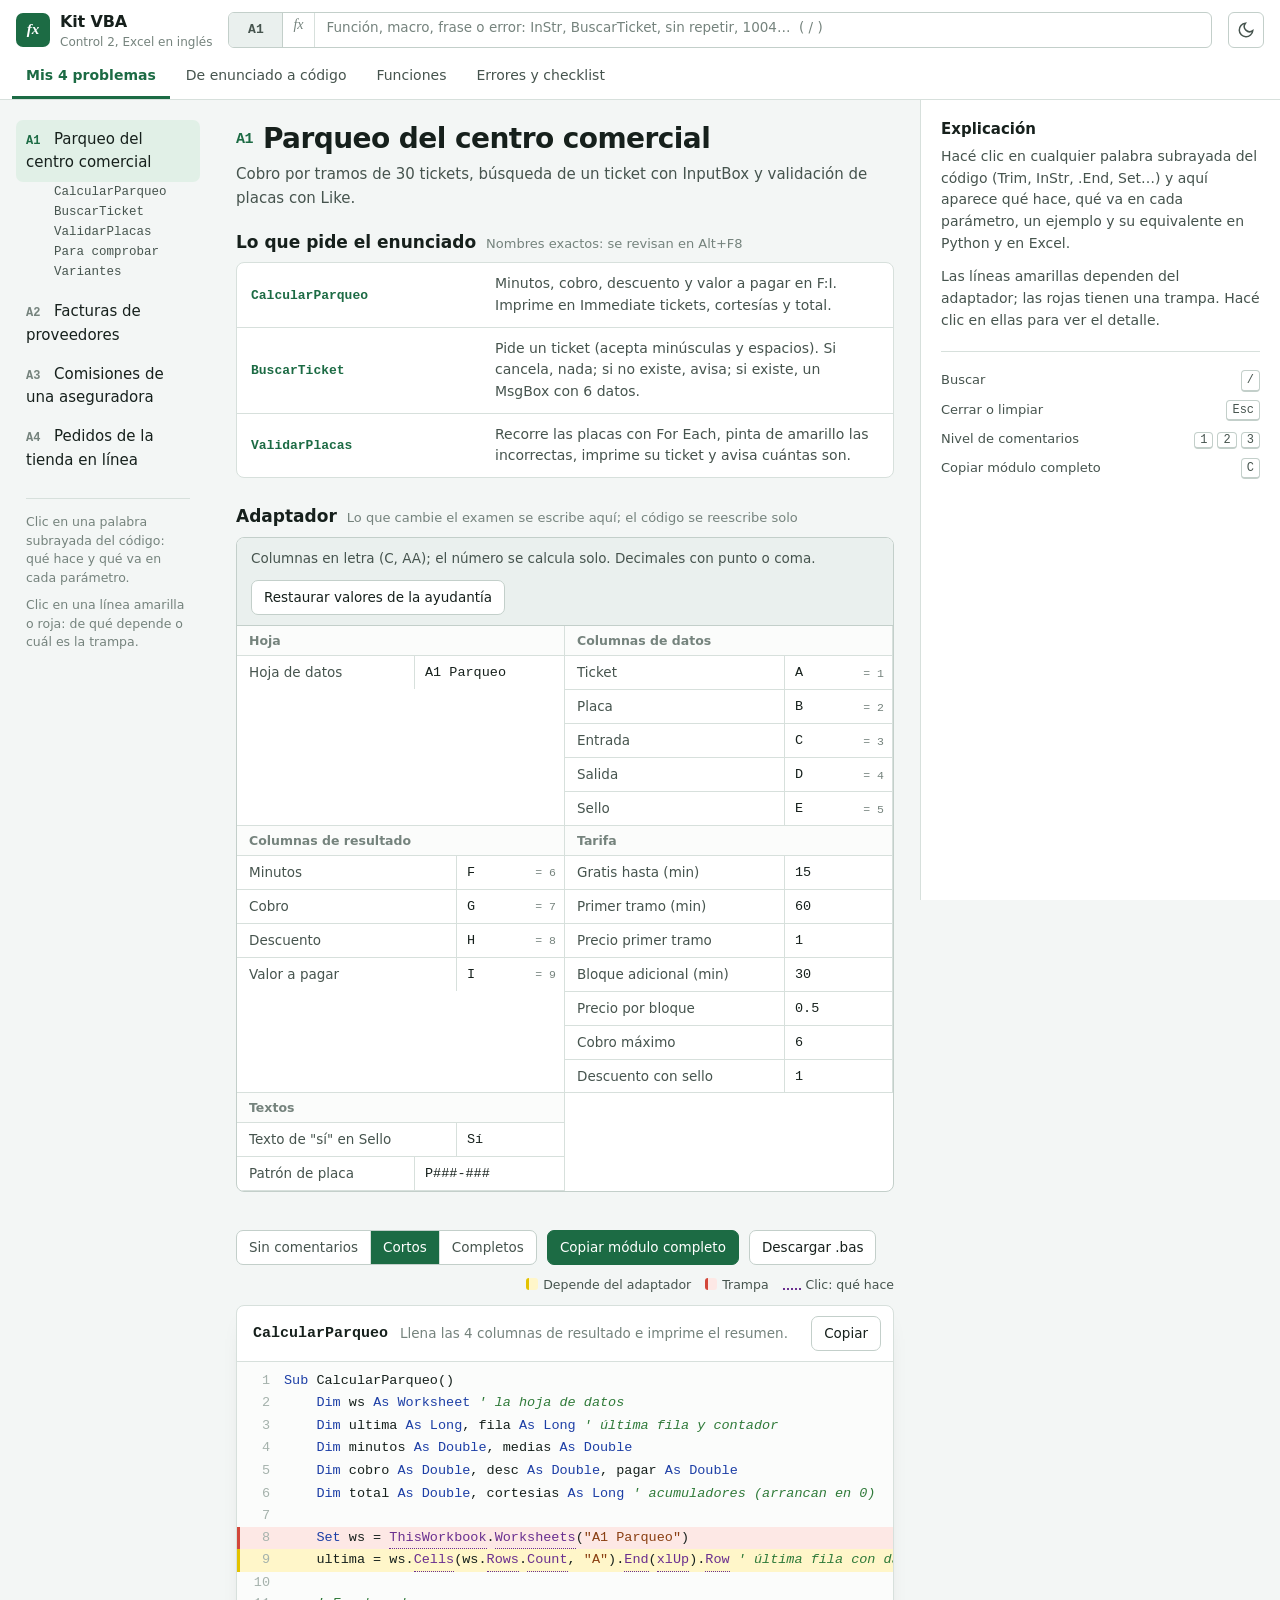
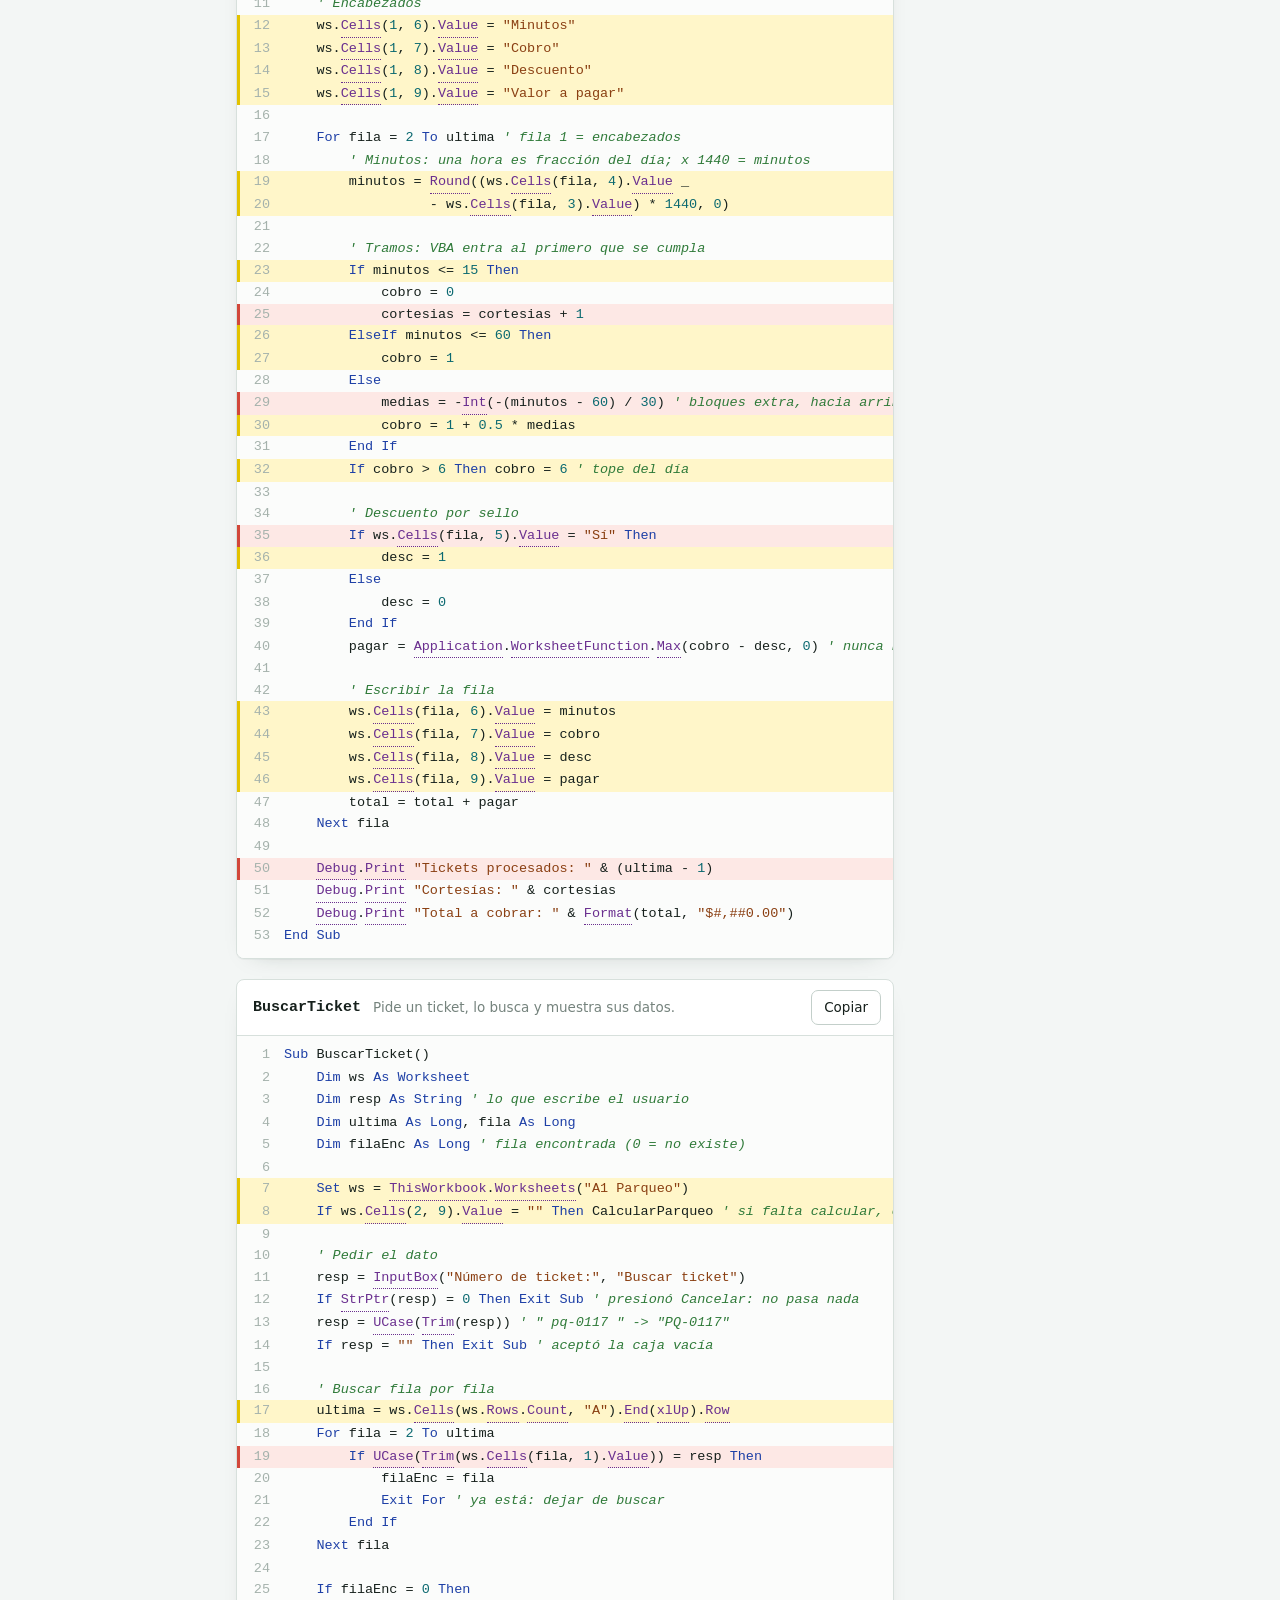
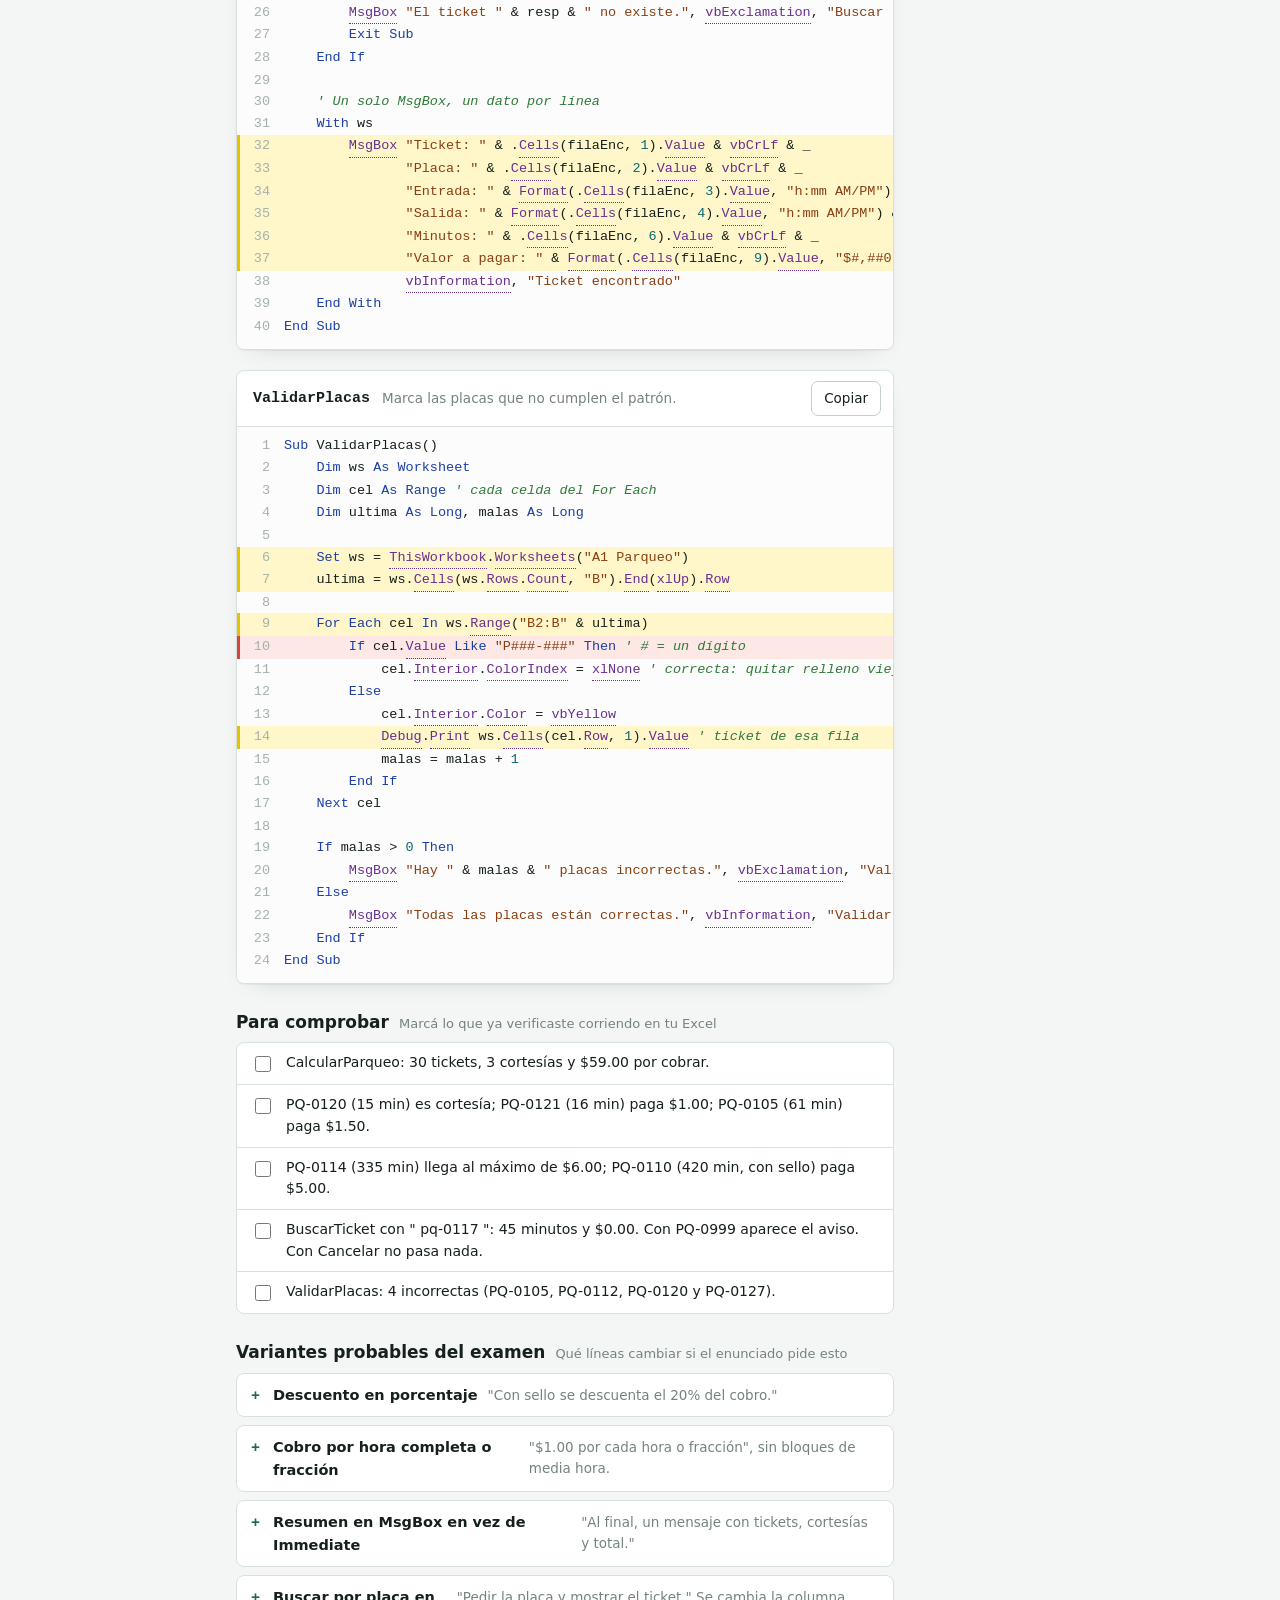
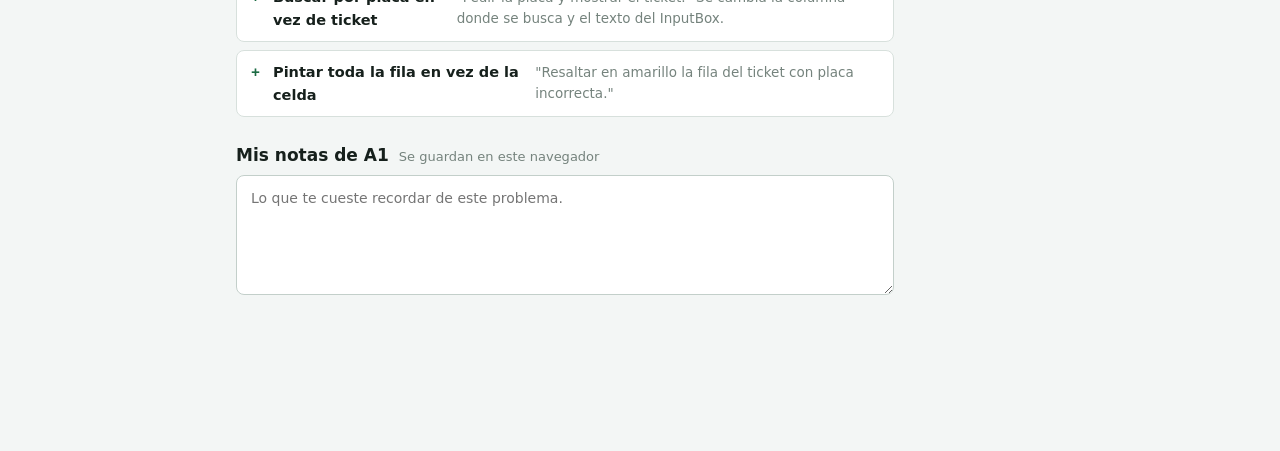
<file: index.html>
<!doctype html>
<html lang="es">
<head>
<meta charset="utf-8">
<meta name="viewport" content="width=device-width, initial-scale=1, viewport-fit=cover">
<title>Kit VBA para el Control 2</title>
<link rel="stylesheet" href="css/estilos.css">
</head>
<body>

<header class="top">
  <div class="barra">
    <div class="marca">
      <span class="logo" aria-hidden="true">fx</span>
      <div>
        <b>Kit VBA</b>
        <small>Control 2, Excel en inglés</small>
      </div>
    </div>

    <div class="formula" role="search">
      <span class="nombre" id="cajaNombre" title="Problema abierto">A1</span>
      <label class="fx" for="q">Buscar</label>
      <input id="q" type="search" autocomplete="off" spellcheck="false"
             placeholder="Función, macro, frase o error: InStr, BuscarTicket, sin repetir, 1004…  ( / )">
      <div class="resultados" id="resultados" hidden role="listbox"></div>
    </div>

    <button class="icono" id="tema" type="button" title="Cambiar tema claro u oscuro" aria-label="Cambiar tema">
      <svg width="18" height="18" viewBox="0 0 24 24" fill="none" stroke="currentColor" stroke-width="2" stroke-linecap="round"><path d="M21 12.8A9 9 0 1 1 11.2 3a7 7 0 0 0 9.8 9.8z"/></svg>
    </button>
  </div>

  <nav class="pestanas" aria-label="Secciones">
    <button class="pes activa" type="button" data-vista="problemas">Mis 4 problemas</button>
    <button class="pes" type="button" data-vista="enunciado">De enunciado a código</button>
    <button class="pes" type="button" data-vista="funciones">Funciones</button>
    <button class="pes" type="button" data-vista="errores">Errores y checklist</button>
  </nav>
</header>

<div class="marco">
  <aside class="nav" id="nav" aria-label="Problemas"></aside>
  <main class="contenido" id="vista"></main>
  <aside class="panel" id="panel" aria-label="Explicación">
    <div class="panel-in" id="panelIn"></div>
  </aside>
</div>

<div class="tip" id="tip" hidden></div>
<div class="toast" id="toast" hidden role="status"></div>

<script src="data/funciones.js"></script>
<script src="data/problemas.js"></script>
<script src="data/enunciado.js"></script>
<script src="data/errores.js"></script>
<script src="js/motor.js"></script>
<script src="js/app.js"></script>
</body>
</html>
</file>
<file: css/estilos.css>
/* Kit VBA: la interfaz toma prestados dos elementos de Excel que ya conocés:
   la barra de fórmulas (cuadro de nombre + fx = buscador) y la cuadrícula
   (el adaptador se llena como celdas). Los colores de línea tienen significado:
   amarillo = depende del adaptador, rojo = trampa. */

:root {
  color-scheme: light;
  --bg: #F3F6F5;
  --hoja: #FFFFFF;
  --hundido: #EAF0EE;
  --tinta: #16201C;
  --tinta2: #46544E;
  --tenue: #75837D;
  --linea: #D7E0DC;
  --linea2: #C3CFCA;
  --verde: #1C6B44;
  --verde-suave: #E1F0E7;
  --verde-medio: #B9DCC7;
  --cambiar: #FFF6C9;
  --cambiar-borde: #E3C200;
  --cambiar-tinta: #6E5600;
  --trampa: #FDE8E5;
  --trampa-borde: #D2473A;
  --trampa-tinta: #96281D;
  --antes: #FBEAEA;
  --despues: #E5F4EA;
  --cod-bg: #FBFCFB;
  --cod-num: #A5B2AC;
  --k: #1D3FA6;
  --c: #2F7A39;
  --s: #8A3F12;
  --n: #0B6970;
  --f: #6A2F8F;
  --sombra: 0 1px 0 rgba(20, 40, 30, .04), 0 8px 24px -18px rgba(20, 40, 30, .35);
  --f-texto: "Segoe UI Variable Text", "Segoe UI", system-ui, -apple-system, "Helvetica Neue", Arial, sans-serif;
  --f-cod: "Cascadia Mono", "Cascadia Code", Consolas, "SF Mono", Menlo, ui-monospace, monospace;
  box-sizing: border-box;
  padding-top: env(safe-area-inset-top, 0px);
  padding-bottom: env(safe-area-inset-bottom, 0px);
}
@media (prefers-color-scheme: dark) {
  :root:not([data-theme="light"]) {
    color-scheme: dark;
    --bg: #0F1513; --hoja: #161E1B; --hundido: #1C2622; --tinta: #E3EBE7; --tinta2: #B2C0B9; --tenue: #84948C;
    --linea: #28332F; --linea2: #34423C; --verde: #5CC08A; --verde-suave: #18342A; --verde-medio: #24513D;
    --cambiar: #3D3510; --cambiar-borde: #C9A80E; --cambiar-tinta: #F2D864;
    --trampa: #3E1C19; --trampa-borde: #E4685B; --trampa-tinta: #F5A79E;
    --antes: #321C1C; --despues: #16301F; --cod-bg: #121916; --cod-num: #4E5E57;
    --k: #8FB2FF; --c: #7FC88B; --s: #E8A774; --n: #6DD3D9; --f: #D2A8F2;
    --sombra: 0 1px 0 rgba(0,0,0,.3), 0 10px 26px -18px rgba(0,0,0,.8);
  }
}
:root[data-theme="dark"] {
  color-scheme: dark;
  --bg: #0F1513; --hoja: #161E1B; --hundido: #1C2622; --tinta: #E3EBE7; --tinta2: #B2C0B9; --tenue: #84948C;
  --linea: #28332F; --linea2: #34423C; --verde: #5CC08A; --verde-suave: #18342A; --verde-medio: #24513D;
  --cambiar: #3D3510; --cambiar-borde: #C9A80E; --cambiar-tinta: #F2D864;
  --trampa: #3E1C19; --trampa-borde: #E4685B; --trampa-tinta: #F5A79E;
  --antes: #321C1C; --despues: #16301F; --cod-bg: #121916; --cod-num: #4E5E57;
  --k: #8FB2FF; --c: #7FC88B; --s: #E8A774; --n: #6DD3D9; --f: #D2A8F2;
  --sombra: 0 1px 0 rgba(0,0,0,.3), 0 10px 26px -18px rgba(0,0,0,.8);
}

*, *::before, *::after { box-sizing: border-box; }
[hidden] { display: none !important; }
html { scroll-padding-top: calc(env(safe-area-inset-top, 0px) + 120px); background: var(--bg); }
body { margin: 0; background: var(--bg); color: var(--tinta); font: 15px/1.55 var(--f-texto); -webkit-font-smoothing: antialiased; }
button, input, textarea { font: inherit; color: inherit; }
button { cursor: pointer; }
:focus-visible { outline: 2px solid var(--verde); outline-offset: 2px; border-radius: 4px; }
h1, h2, h3 { margin: 0; line-height: 1.2; text-wrap: balance; }
code, kbd { font-family: var(--f-cod); font-size: .92em; }
kbd { border: 1px solid var(--linea2); border-bottom-width: 2px; border-radius: 4px; padding: 0 5px; background: var(--hoja); }

/* ---------- Cabecera: barra de fórmulas ---------- */
.top { position: sticky; top: env(safe-area-inset-top, 0px); z-index: 40; background: var(--hoja); border-bottom: 1px solid var(--linea); }
body::before { content: ""; position: fixed; inset: 0 0 auto; height: env(safe-area-inset-top, 0px); z-index: 41; background: var(--hoja); }
.barra { display: flex; align-items: center; gap: 16px; padding: 10px max(16px, env(safe-area-inset-left, 0px)) 8px max(16px, env(safe-area-inset-right, 0px)); }
.marca { display: flex; align-items: center; gap: 10px; flex: none; }
.marca b { display: block; font-size: 16px; letter-spacing: -.01em; }
.marca small { display: block; color: var(--tenue); font-size: 12px; line-height: 1.2; }
.logo { display: grid; place-items: center; width: 34px; height: 34px; border-radius: 7px; background: var(--verde); color: #fff; font: italic 600 15px/1 Georgia, "Times New Roman", serif; }
:root[data-theme="dark"] .logo { color: #0F1513; }
@media (prefers-color-scheme: dark) { :root:not([data-theme="light"]) .logo { color: #0F1513; } }

.formula { position: relative; flex: 1; display: flex; align-items: stretch; min-width: 0; height: 36px; border: 1px solid var(--linea2); border-radius: 6px; background: var(--hoja); }
.formula:focus-within { border-color: var(--verde); box-shadow: 0 0 0 3px var(--verde-suave); }
.nombre { display: grid; place-items: center; min-width: 54px; padding: 0 10px; border-right: 1px solid var(--linea2); font: 600 13px var(--f-cod); color: var(--tinta2); background: var(--hundido); border-radius: 5px 0 0 5px; }
.fx { display: grid; place-items: center; padding: 0 10px; border-right: 1px solid var(--linea); color: var(--tenue); font: italic 14px Georgia, serif; cursor: text; }
.fx::before { content: "fx"; }
.fx { font-size: 0; } .fx::before { font-size: 14px; }
.formula input { flex: 1; min-width: 0; border: 0; background: transparent; padding: 0 12px; outline: none; font-family: var(--f-cod); font-size: 13.5px; }
.formula input::placeholder { color: var(--tenue); font-family: var(--f-texto); }
.resultados { position: absolute; left: 0; right: 0; top: calc(100% + 6px); max-height: min(60vh, 460px); overflow: auto; background: var(--hoja); border: 1px solid var(--linea2); border-radius: 8px; box-shadow: var(--sombra); padding: 6px; z-index: 50; }
.res-grupo { padding: 8px 10px 4px; color: var(--tenue); font-size: 12px; font-weight: 600; }
.res { display: flex; gap: 12px; align-items: baseline; width: 100%; text-align: left; border: 0; background: none; padding: 7px 10px; border-radius: 6px; }
.res b { font-family: var(--f-cod); font-weight: 600; font-size: 13px; white-space: nowrap; }
.res span { color: var(--tinta2); font-size: 13px; overflow: hidden; text-overflow: ellipsis; white-space: nowrap; }
.res.sel, .res:hover { background: var(--verde-suave); }
.res-vacio { padding: 14px 10px; color: var(--tinta2); font-size: 14px; }

.icono { flex: none; display: grid; place-items: center; width: 36px; height: 36px; border: 1px solid var(--linea2); border-radius: 6px; background: var(--hoja); color: var(--tinta2); }
.icono:hover { color: var(--tinta); border-color: var(--tenue); }

.pestanas { display: flex; gap: 2px; padding: 0 max(12px, env(safe-area-inset-left, 0px)); overflow-x: auto; scrollbar-width: none; }
.pes { flex: none; border: 0; background: none; padding: 8px 14px 9px; font-size: 14px; color: var(--tinta2); border-bottom: 3px solid transparent; }
.pes.activa { color: var(--verde); border-bottom-color: var(--verde); font-weight: 600; }
.pes:disabled { color: var(--tenue); opacity: .65; cursor: default; }

/* ---------- Marco de tres columnas ---------- */
.marco { display: grid; grid-template-columns: 210px minmax(0, 1fr) 360px; gap: 0; max-width: 1600px; margin: 0 auto; }
.nav { position: sticky; top: var(--alto, 118px); align-self: start; max-height: calc(100vh - var(--alto, 118px)); overflow: auto; padding: 20px 10px 40px 16px; }
.contenido { min-width: 0; padding: 22px 26px 120px; }
.panel { position: sticky; top: var(--alto, 118px); align-self: start; height: calc(100vh - var(--alto, 118px)); border-left: 1px solid var(--linea); background: var(--hoja); }
.panel-in { height: 100%; overflow: auto; padding: 20px 20px 60px; }

/* Navegación de problemas */
.nav-p { display: block; width: 100%; text-align: left; border: 0; background: none; padding: 8px 10px; border-radius: 7px; color: var(--tinta); }
.nav-p .id { display: inline-block; min-width: 28px; font: 600 12px var(--f-cod); color: var(--tenue); }
.nav-p.activo { background: var(--verde-suave); }
.nav-p.activo .id { color: var(--verde); }
.nav-p:hover:not(.activo) { background: var(--hundido); }
.nav-m { display: block; width: 100%; text-align: left; border: 0; background: none; padding: 3px 10px 3px 38px; font: 12.5px var(--f-cod); color: var(--tinta2); border-radius: 5px; overflow: hidden; text-overflow: ellipsis; }
.nav-m:hover { color: var(--verde); background: var(--hundido); }
.nav-sep { height: 10px; }
.nav-ayuda { margin: 18px 10px 0; padding-top: 14px; border-top: 1px solid var(--linea); color: var(--tenue); font-size: 12.5px; line-height: 1.5; }
.nav-ayuda p { margin: 0 0 8px; }

/* ---------- Contenido del problema ---------- */
.cabeza { max-width: 920px; margin-bottom: 22px; }
.cabeza h1 { font-size: 28px; letter-spacing: -.02em; font-weight: 650; }
.cabeza h1 .id { font: 600 15px var(--f-cod); color: var(--verde); vertical-align: 5px; margin-right: 10px; }
.cabeza p { margin: 8px 0 0; color: var(--tinta2); max-width: 72ch; }
.nota { margin: 12px 0 0; padding: 10px 14px; border-left: 3px solid var(--verde); background: var(--verde-suave); border-radius: 0 6px 6px 0; font-size: 14px; color: var(--tinta); max-width: 78ch; }

.bloque { margin: 0 0 28px; }
.bloque > h2 { font-size: 17px; font-weight: 650; margin-bottom: 10px; display: flex; align-items: baseline; gap: 10px; flex-wrap: wrap; }
.bloque > h2 small { font-size: 13px; font-weight: 400; color: var(--tenue); }

.pide { list-style: none; margin: 0; padding: 0; border: 1px solid var(--linea); border-radius: 8px; background: var(--hoja); overflow: hidden; }
.pide li { display: grid; grid-template-columns: minmax(170px, 230px) 1fr; gap: 14px; padding: 10px 14px; border-top: 1px solid var(--linea); }
.pide li:first-child { border-top: 0; }
.pide .mac { font: 600 13px var(--f-cod); color: var(--verde); border: 0; background: none; padding: 0; text-align: left; justify-self: start; }
.pide .mac:hover { text-decoration: underline; }
.pide span { color: var(--tinta2); font-size: 14px; }

/* Adaptador: cuadrícula tipo hoja */
.adapt { border: 1px solid var(--linea2); border-radius: 8px; background: var(--hoja); overflow: hidden; }
.adapt-cab { display: flex; align-items: center; justify-content: space-between; gap: 12px; flex-wrap: wrap; padding: 10px 14px; background: var(--hundido); border-bottom: 1px solid var(--linea2); }
.adapt-cab p { margin: 0; font-size: 13.5px; color: var(--tinta2); max-width: 70ch; }
.grilla { display: grid; grid-template-columns: repeat(auto-fill, minmax(250px, 1fr)); }
.grupo { border-right: 1px solid var(--linea); border-bottom: 1px solid var(--linea); }
.grupo h3 { font-size: 12.5px; font-weight: 600; color: var(--tenue); padding: 7px 12px; background: var(--cod-bg); border-bottom: 1px solid var(--linea); }
.celda { display: grid; grid-template-columns: 1fr 108px; align-items: stretch; border-top: 1px solid var(--linea); }
.celda:first-of-type { border-top: 0; }
.celda label { padding: 6px 12px; font-size: 13.5px; color: var(--tinta2); align-self: center; }
.celda .val { position: relative; display: flex; border-left: 1px solid var(--linea); }
.celda input { width: 100%; min-width: 0; border: 0; background: transparent; padding: 6px 10px; font: 13.5px var(--f-cod); color: var(--tinta); outline: none; }
.celda input:focus { background: var(--cambiar); box-shadow: inset 0 0 0 2px var(--verde); }
.celda.cambio input { color: var(--verde); font-weight: 600; }
.celda .eq { position: absolute; right: 8px; top: 50%; transform: translateY(-50%); font: 11.5px var(--f-cod); color: var(--tenue); pointer-events: none; }
.celda.ancha { grid-template-columns: 1fr 150px; }

/* Barra de herramientas del código */
.herr { position: sticky; top: var(--alto, 118px); z-index: 20; display: flex; align-items: center; gap: 10px; flex-wrap: wrap; padding: 10px 0; background: var(--bg); }
.seg { display: inline-flex; border: 1px solid var(--linea2); border-radius: 7px; overflow: hidden; background: var(--hoja); }
.seg button { border: 0; background: none; padding: 6px 12px; font-size: 13.5px; color: var(--tinta2); border-left: 1px solid var(--linea); }
.seg button:first-child { border-left: 0; }
.seg button[aria-pressed="true"] { background: var(--verde); color: #fff; }
:root[data-theme="dark"] .seg button[aria-pressed="true"] { color: #0F1513; }
@media (prefers-color-scheme: dark) { :root:not([data-theme="light"]) .seg button[aria-pressed="true"] { color: #0F1513; } }
.btn { display: inline-flex; align-items: center; gap: 6px; border: 1px solid var(--linea2); background: var(--hoja); border-radius: 7px; padding: 6px 12px; font-size: 13.5px; color: var(--tinta); }
.btn:hover { border-color: var(--tenue); }
.btn.prim { background: var(--verde); border-color: var(--verde); color: #fff; }
:root[data-theme="dark"] .btn.prim { color: #0F1513; }
@media (prefers-color-scheme: dark) { :root:not([data-theme="light"]) .btn.prim { color: #0F1513; } }
.leyenda { display: flex; gap: 14px; flex-wrap: wrap; margin-left: auto; font-size: 12.5px; color: var(--tinta2); }
.leyenda i { display: inline-block; width: 12px; height: 12px; border-radius: 3px; vertical-align: -1px; margin-right: 5px; }
.leyenda .lc { background: var(--cambiar); border-left: 3px solid var(--cambiar-borde); }
.leyenda .lt { background: var(--trampa); border-left: 3px solid var(--trampa-borde); }
.leyenda .lf { border-bottom: 2px dotted var(--f); border-radius: 0; width: 18px; height: 8px; }

/* Tarjeta de macro y bloque de código */
.macro { margin: 0 0 20px; border: 1px solid var(--linea); border-radius: 8px; background: var(--hoja); box-shadow: var(--sombra); overflow: hidden; scroll-margin-top: 175px; }
.macro-cab { display: flex; align-items: center; gap: 12px; padding: 10px 12px 10px 16px; border-bottom: 1px solid var(--linea); }
.macro-cab h3 { font: 600 15px var(--f-cod); color: var(--tinta); }
.macro-cab p { margin: 0; color: var(--tenue); font-size: 13.5px; flex: 1; min-width: 0; }
.cod { margin: 0; padding: 8px 0 10px; background: var(--cod-bg); overflow-x: auto; font: 13.5px/1.6 var(--f-cod); tab-size: 4; counter-reset: ln; }
.ln { display: flex; min-width: max-content; padding-right: 18px; border-left: 3px solid transparent; }
.ln::before { counter-increment: ln; content: counter(ln); flex: none; width: 44px; padding-right: 14px; text-align: right; color: var(--cod-num); user-select: none; }
.ln .t { white-space: pre; }
.ln.cambiar { background: var(--cambiar); border-left-color: var(--cambiar-borde); cursor: help; }
.ln.trampa { background: var(--trampa); border-left-color: var(--trampa-borde); cursor: help; }
.ln.sel { outline: 2px solid var(--verde); outline-offset: -2px; }
.cod .k { color: var(--k); }
.cod .c { color: var(--c); font-style: italic; }
.cod .s { color: var(--s); }
.cod .n { color: var(--n); }
.tok { border: 0; padding: 0; margin: 0; background: none; font: inherit; line-height: inherit; color: var(--f); border-bottom: 1px dotted currentColor; border-radius: 0; cursor: pointer; }
.tok.k { color: var(--k); border-bottom-color: transparent; }
.tok:hover, .tok.activo { background: var(--verde-medio); color: var(--tinta); }

/* Comprobar */
.check { list-style: none; margin: 0; padding: 0; border: 1px solid var(--linea); border-radius: 8px; background: var(--hoja); }
.check li { border-top: 1px solid var(--linea); }
.check li:first-child { border-top: 0; }
.check label { display: flex; gap: 12px; align-items: flex-start; padding: 9px 14px; font-size: 14px; cursor: pointer; }
.check input { margin-top: 4px; accent-color: var(--verde); width: 16px; height: 16px; flex: none; }
.check input:checked + span { color: var(--tenue); text-decoration: line-through; text-decoration-color: var(--linea2); }

/* Variantes */
.var { border: 1px solid var(--linea); border-radius: 8px; background: var(--hoja); margin-bottom: 8px; scroll-margin-top: 175px; }
.var summary { cursor: pointer; padding: 10px 14px; display: flex; gap: 10px; align-items: baseline; list-style: none; }
.var summary::-webkit-details-marker { display: none; }
.var summary::before { content: "+"; font: 600 15px var(--f-cod); color: var(--verde); width: 12px; flex: none; }
.var[open] summary::before { content: "−"; }
.var summary b { font-weight: 600; font-size: 14.5px; }
.var summary span { color: var(--tenue); font-size: 13.5px; }
.var-cuerpo { padding: 0 14px 14px; }
.diff { display: grid; grid-template-columns: 1fr 1fr; gap: 10px; }
.diff figure { margin: 0; border: 1px solid var(--linea); border-radius: 6px; overflow: hidden; min-width: 0; }
.diff figcaption { padding: 5px 10px; font-size: 12.5px; font-weight: 600; border-bottom: 1px solid var(--linea); display: flex; justify-content: space-between; align-items: center; }
.diff .a figcaption { background: var(--antes); color: var(--trampa-tinta); }
.diff .b figcaption { background: var(--despues); color: var(--verde); }
.diff .cod { padding: 6px 0; font-size: 12.5px; }
.diff .ln::before { width: 0; padding-right: 10px; content: ""; }
.mini { border: 0; background: none; font-size: 12px; color: inherit; text-decoration: underline; padding: 0; }

/* Notas */
.notas textarea { width: 100%; min-height: 120px; resize: vertical; border: 1px solid var(--linea2); border-radius: 8px; padding: 12px 14px; background: var(--hoja); font-size: 14px; line-height: 1.5; }
.notas textarea:focus { outline: none; border-color: var(--verde); box-shadow: 0 0 0 3px var(--verde-suave); }
.notas small { color: var(--tenue); font-size: 12.5px; }

/* ---------- Panel de explicación ---------- */
.pv { color: var(--tinta2); font-size: 14px; }
.pv h2 { font-size: 15px; color: var(--tinta); margin-bottom: 8px; }
.pv p { margin: 0 0 12px; }
.pv .atajos { margin-top: 20px; padding-top: 14px; border-top: 1px solid var(--linea); }
.pv .atajos div { display: flex; justify-content: space-between; gap: 10px; padding: 4px 0; font-size: 13px; }
.pf-cab { display: flex; justify-content: space-between; align-items: flex-start; gap: 10px; margin-bottom: 12px; }
.pf-cab h2 { font: 600 18px var(--f-cod); color: var(--f); word-break: break-word; }
.cerrar { border: 0; background: none; color: var(--tenue); font-size: 20px; line-height: 1; padding: 2px 6px; border-radius: 5px; }
.cerrar:hover { background: var(--hundido); color: var(--tinta); }
.firma { margin: 0 0 14px; padding: 10px 12px; background: var(--cod-bg); border: 1px solid var(--linea); border-radius: 6px; font: 13px/1.55 var(--f-cod); white-space: pre-wrap; word-break: break-word; }
.pf p.que { font-size: 15px; color: var(--tinta); margin: 0 0 16px; line-height: 1.55; }
.pf h3 { font-size: 12.5px; font-weight: 600; color: var(--tenue); margin: 16px 0 6px; }
.params { width: 100%; border-collapse: collapse; font-size: 13.5px; }
.params td { padding: 7px 0; border-top: 1px solid var(--linea); vertical-align: top; }
.params td:first-child { font-family: var(--f-cod); font-size: 12.5px; color: var(--tinta); padding-right: 12px; white-space: nowrap; }
.params td:last-child { color: var(--tinta2); }
.eqv { display: grid; grid-template-columns: auto 1fr; gap: 6px 12px; font-size: 13.5px; }
.eqv dt { color: var(--tenue); }
.eqv dd { margin: 0; font-family: var(--f-cod); font-size: 12.5px; color: var(--tinta); word-break: break-word; white-space: pre-wrap; }
.alerta { margin-top: 16px; padding: 10px 12px; border-left: 3px solid var(--trampa-borde); background: var(--trampa); color: var(--trampa-tinta); border-radius: 0 6px 6px 0; font-size: 13.5px; }
.alerta b { display: block; margin-bottom: 2px; }
.aviso { margin-top: 10px; padding: 10px 12px; border-left: 3px solid var(--cambiar-borde); background: var(--cambiar); color: var(--cambiar-tinta); border-radius: 0 6px 6px 0; font-size: 13.5px; }
.aviso ul { margin: 4px 0 0; padding-left: 18px; }
.donde { font-size: 12.5px; color: var(--tenue); margin-top: 14px; }

/* Tooltip y toast */
.tip { position: fixed; z-index: 70; max-width: 340px; padding: 8px 11px; border-radius: 6px; background: var(--tinta); color: var(--bg); font-size: 13px; line-height: 1.45; pointer-events: none; box-shadow: var(--sombra); }
.toast { position: fixed; left: 50%; bottom: calc(24px + env(safe-area-inset-bottom, 0px)); transform: translateX(-50%); z-index: 80; padding: 9px 16px; border-radius: 8px; background: var(--tinta); color: var(--bg); font-size: 14px; box-shadow: var(--sombra); }


/* ---------- Fase 2: De enunciado a código ---------- */
.nav-tit { padding: 4px 10px 6px; font-size: 12.5px; font-weight: 600; color: var(--tenue); }
.nav-m .cuenta { float: right; color: var(--tenue); font-size: 11.5px; }
.analiza { border: 1px solid var(--linea2); border-radius: 8px; background: var(--hoja); overflow: hidden; }
.analiza:focus-within { border-color: var(--verde); box-shadow: 0 0 0 3px var(--verde-suave); }
.analiza textarea { display: block; width: 100%; min-height: 150px; resize: vertical; border: 0; outline: none; background: transparent; padding: 12px 14px; font-size: 14px; line-height: 1.55; }
.analiza-pie { display: flex; flex-wrap: wrap; align-items: center; gap: 6px; padding: 8px 12px; background: var(--hundido); border-top: 1px solid var(--linea); font-size: 13px; color: var(--tenue); }
.chip { display: inline-flex; align-items: center; border: 1px solid var(--linea2); background: var(--hoja); border-radius: 999px; padding: 3px 11px; font-size: 13px; color: var(--tinta); margin: 0 6px 6px 0; }
.analiza-pie .chip { margin: 0; }
button.chip:hover { border-color: var(--verde); color: var(--verde); }
.chip.quitar { color: var(--tenue); }
.chip.cod-chip { font-family: var(--f-cod); font-size: 12.5px; }
.chip.quieto { font-family: var(--f-cod); font-size: 12.5px; background: var(--hundido); }
.vacio { margin: 14px 0 0; color: var(--tinta2); font-size: 14px; max-width: 72ch; }
.tenue { color: var(--tenue); font-size: 13.5px; }
.resumen { display: grid; grid-template-columns: repeat(auto-fit, minmax(230px, 1fr)); gap: 10px; margin: 16px 0 12px; }
.res-bloque { border: 1px solid var(--linea); border-radius: 8px; background: var(--hoja); padding: 10px 12px 6px; }
.res-bloque h3, .piezas-cab h3 { font-size: 12.5px; font-weight: 600; color: var(--tenue); margin: 0 0 8px; }
.res-bloque .btn { margin-bottom: 6px; }
.marcado { border: 1px solid var(--linea); border-radius: 8px; background: var(--hoja); margin-bottom: 18px; }
.marcado summary { cursor: pointer; padding: 9px 14px; font-size: 14px; font-weight: 600; }
.marcado summary span { font-weight: 400; color: var(--tenue); margin-left: 6px; }
.marcado-txt { padding: 0 14px 14px; white-space: pre-wrap; font-size: 14px; line-height: 1.7; color: var(--tinta2); max-width: 90ch; }
.marcado-txt mark { background: var(--verde-suave); color: var(--tinta); border-bottom: 2px solid var(--verde); padding: 0 1px; border-radius: 2px; cursor: pointer; }
.marcado-txt mark:hover { background: var(--verde-medio); }
.piezas-cab { display: flex; align-items: center; justify-content: space-between; gap: 12px; margin: 6px 0 4px; }
.piezas-cab h3 { margin: 0; font-size: 15px; color: var(--tinta); }
.pieza-cat, .cat-tit { font-size: 13px; font-weight: 600; color: var(--verde); margin: 18px 0 8px; padding-bottom: 4px; border-bottom: 1px solid var(--linea); }
.cat-tit { font-size: 15px; scroll-margin-top: 175px; }
.pieza { border: 1px solid var(--linea); border-radius: 8px; background: var(--hoja); margin-bottom: 10px; overflow: hidden; scroll-margin-top: 175px; }
.pieza-cab { display: flex; justify-content: space-between; align-items: flex-start; gap: 12px; padding: 10px 12px 0 14px; }
.pieza-cab h4 { margin: 0; font-size: 15px; font-weight: 600; }
.pidio { margin: 2px 0 0; font-size: 13px; color: var(--verde); }
.pidio.otro { color: var(--tenue); }
.pieza-acc { display: flex; gap: 6px; flex: none; }
.pieza-q { margin: 6px 14px 10px; font-size: 14px; color: var(--tinta2); max-width: 78ch; }
.pieza .cod { border-top: 1px solid var(--linea); }
.pieza-tr { margin: 0; padding: 8px 14px; font-size: 13.5px; background: var(--trampa); color: var(--trampa-tinta); border-top: 1px solid var(--linea); }
.frase { border: 1px solid var(--linea); border-radius: 8px; background: var(--hoja); margin-bottom: 6px; scroll-margin-top: 175px; }
.frase summary { cursor: pointer; list-style: none; padding: 9px 14px; display: flex; gap: 12px; align-items: baseline; flex-wrap: wrap; }
.frase summary::-webkit-details-marker { display: none; }
.frase summary::before { content: "+"; font: 600 15px var(--f-cod); color: var(--verde); width: 12px; }
.frase[open] summary::before { content: "−"; }
.frase summary b { font-weight: 600; font-size: 14.5px; }
.frase summary span { color: var(--tenue); font-size: 13px; }
.frase-cuerpo { padding: 0 10px 10px; }
.frase-cuerpo .pieza { margin: 0; }
@media (max-width: 860px) { .pieza-cab { flex-direction: column; } .piezas-cab { flex-direction: column; align-items: flex-start; } }

/* ---------- Fase 3: Diccionario de funciones ---------- */
.filtro { position: sticky; top: var(--alto, 118px); z-index: 20; display: flex; gap: 8px; padding: 10px 0; background: var(--bg); }
.filtro input { flex: 1; min-width: 0; border: 1px solid var(--linea2); border-radius: 7px; padding: 7px 12px; background: var(--hoja); font-size: 14px; }
.filtro input:focus { outline: none; border-color: var(--verde); box-shadow: 0 0 0 3px var(--verde-suave); }
.ficha { border: 1px solid var(--linea); border-radius: 8px; background: var(--hoja); margin-bottom: 6px; scroll-margin-top: 175px; }
.ficha summary { cursor: pointer; list-style: none; padding: 9px 14px; display: grid; grid-template-columns: 12px minmax(140px, 240px) 1fr; gap: 12px; align-items: baseline; }
.ficha summary::-webkit-details-marker { display: none; }
.ficha summary::before { content: "+"; font: 600 15px var(--f-cod); color: var(--verde); }
.ficha[open] summary::before { content: "−"; }
.ficha summary b { font: 600 13.5px var(--f-cod); color: var(--f); }
.ficha summary span { color: var(--tinta2); font-size: 13.5px; overflow: hidden; text-overflow: ellipsis; white-space: nowrap; }
.ficha[open] summary span { white-space: normal; visibility: hidden; height: 0; }
.ficha-cuerpo { padding: 0 16px 14px 38px; max-width: 760px; }
.ficha-cuerpo .pf-cab { display: none; }
.firma .tok, .firma .k, .firma .s, .firma .n, .firma .c { font: inherit; }
.firma .k { color: var(--k); } .firma .s { color: var(--s); } .firma .n { color: var(--n); } .firma .c { color: var(--c); font-style: italic; }
.usos { display: flex; flex-wrap: wrap; }
.src { width: 100%; margin: 0 0 8px; font-size: 13px; color: var(--tinta2); }
@media (max-width: 860px) { .ficha summary { grid-template-columns: 12px 1fr; } .ficha summary span { grid-column: 2; } .ficha-cuerpo { padding-left: 16px; } }

/* ---------- Fase 4: Errores y checklist ---------- */
.fuera { display: inline-block; margin-left: 6px; padding: 0 7px; border-radius: 999px; background: var(--hundido); border: 1px solid var(--linea2); color: var(--tenue); font-size: 11.5px; font-weight: 600; }
.err { border: 1px solid var(--linea); border-radius: 8px; background: var(--hoja); margin-bottom: 6px; scroll-margin-top: 175px; }
.err summary { cursor: pointer; list-style: none; padding: 9px 14px; display: flex; gap: 12px; align-items: baseline; }
.err summary::-webkit-details-marker { display: none; }
.err .num { flex: none; min-width: 44px; text-align: center; padding: 1px 6px; border-radius: 5px; background: var(--trampa); color: var(--trampa-tinta); font: 600 12.5px var(--f-cod); }
#err-comp .num { background: var(--cambiar); color: var(--cambiar-tinta); }
#err-mudo .num { background: var(--hundido); color: var(--tenue); }
.err summary b { font: 500 13.5px var(--f-cod); color: var(--tinta); word-break: break-word; }
.err-cuerpo { padding: 0 16px 14px 70px; max-width: 900px; }
.err-cuerpo .que { margin: 0 0 10px; color: var(--tinta); }
.err-cols { display: grid; grid-template-columns: 1fr 1fr; gap: 18px; }
.err-cols h3 { font-size: 12.5px; color: var(--tenue); font-weight: 600; margin: 0 0 4px; }
.err-cols ul { margin: 0; padding-left: 18px; font-size: 14px; color: var(--tinta2); }
.err-cols li { margin-bottom: 4px; }
.err-cuerpo .firma { margin-top: 10px; }
.err-cuerpo .usos { margin-top: 8px; }
.teclas { width: 100%; border-collapse: collapse; background: var(--hoja); border: 1px solid var(--linea); border-radius: 8px; overflow: hidden; font-size: 14px; }
.teclas td { padding: 8px 14px; border-top: 1px solid var(--linea); vertical-align: top; color: var(--tinta2); }
.teclas tr:first-child td { border-top: 0; }
.teclas td:first-child { width: 220px; white-space: nowrap; }
#checklist h2 .mini { margin-left: auto; color: var(--tenue); }
@media (max-width: 860px) { .err-cuerpo { padding-left: 16px; } .err-cols { grid-template-columns: 1fr; } .teclas td:first-child { width: auto; white-space: normal; } }

/* ---------- Responsive ---------- */
.solo-movil { display: none; }
@media (max-width: 1240px) {
  .marco { grid-template-columns: 200px minmax(0, 1fr); }
  .panel { position: fixed; top: auto; right: 0; bottom: 0; height: auto; max-height: 72vh; width: min(420px, 100%); border: 1px solid var(--linea2); border-radius: 12px 0 0 0; box-shadow: var(--sombra); z-index: 60; transform: translateY(105%); transition: transform .2s ease; }
  .panel.abierto { transform: none; }
  .panel-in { max-height: 72vh; padding-bottom: calc(24px + env(safe-area-inset-bottom, 0px)); }
}
@media (max-width: 860px) {
  .marco { display: block; }
  .nav { position: static; max-height: none; display: flex; gap: 6px; overflow-x: auto; padding: 12px 16px 0; }
  .nav-m, .nav-sep, .nav-ayuda { display: none; }
  .nav-p { flex: none; width: auto; white-space: nowrap; border: 1px solid var(--linea); background: var(--hoja); }
  .contenido { padding: 16px 16px 120px; }
  .marca div { display: none; }
  .barra { gap: 10px; }
  .pide li { grid-template-columns: 1fr; gap: 2px; }
  .diff { grid-template-columns: 1fr; }
  .leyenda { margin-left: 0; }
  .herr { top: var(--alto, 106px); }
  .panel { width: 100%; border-radius: 12px 12px 0 0; }
  .cabeza h1 { font-size: 23px; }
}
@media (prefers-reduced-motion: reduce) { .panel { transition: none; } }

/* Impresión: el kit en papel como respaldo */
@media print {
  .top, .nav, .panel, .herr, .notas, .adapt { display: none !important; }
  .marco { display: block; }
  .contenido { padding: 0; }
  .macro { box-shadow: none; break-inside: avoid-page; }
  .ln.cambiar, .ln.trampa { background: none; }
  .var { break-inside: avoid; }
  .var .var-cuerpo { display: block !important; }
  body { background: #fff; }
}
.nav-m.nav-c { display: flex; justify-content: space-between; align-items: baseline; gap: 8px; font-family: var(--f-texto); font-size: 13.5px; padding: 4px 10px 4px 14px; white-space: normal; text-overflow: clip; }
.nav-m.nav-c .cuenta { float: none; flex: none; }
</file>
